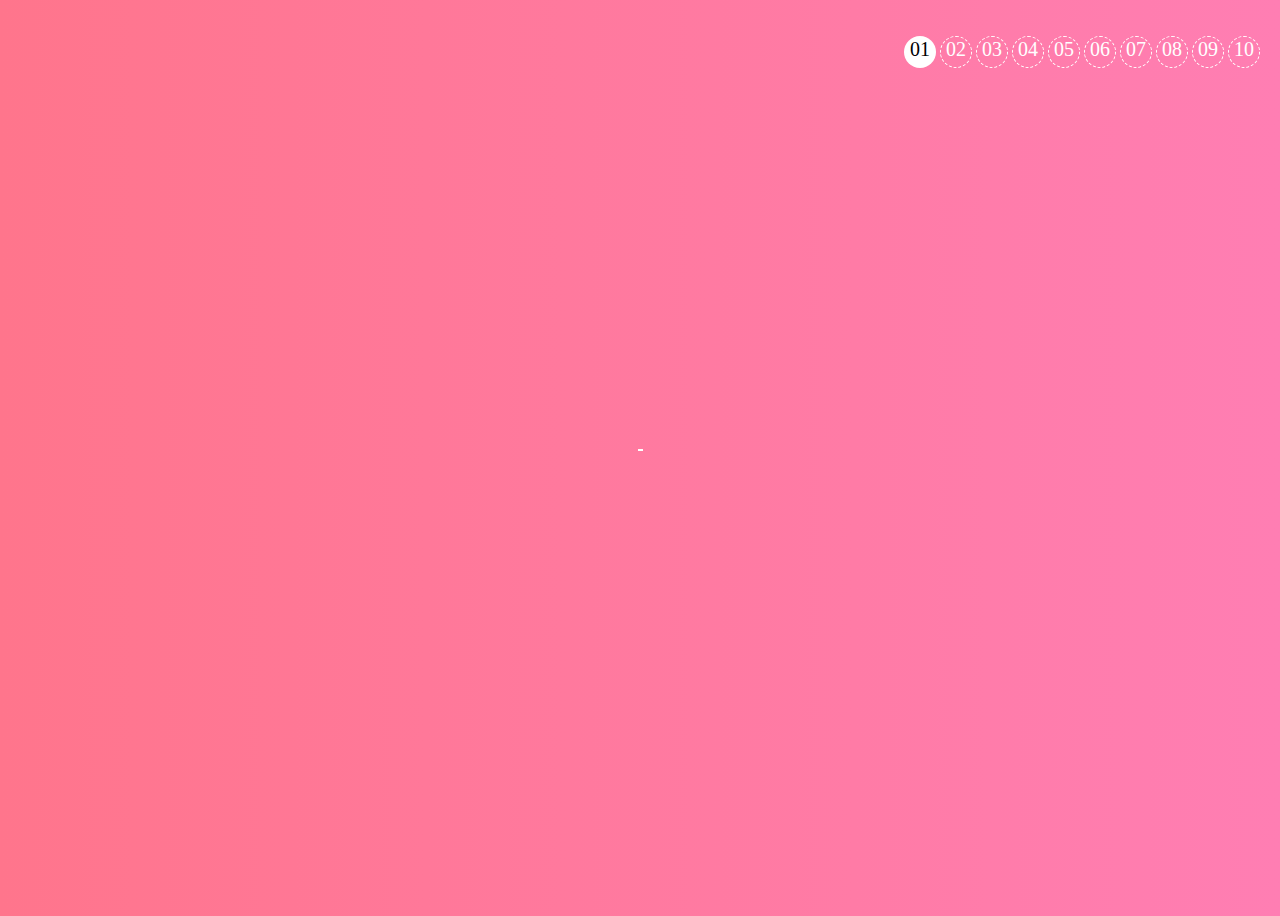
<file: index.html>
<!DOCTYPE html>
<html lang="en">
  <head>
    <meta charset="UTF-8" />
    <meta http-equiv="refresh" content="0;url=CSSanime01.html" />
    <title>Redirecting to 1.html</title>
  </head>
  <body>
    If you are not redirected, <a href="CSSanime01.html">click here</a>.
  </body>
</html>
</file>
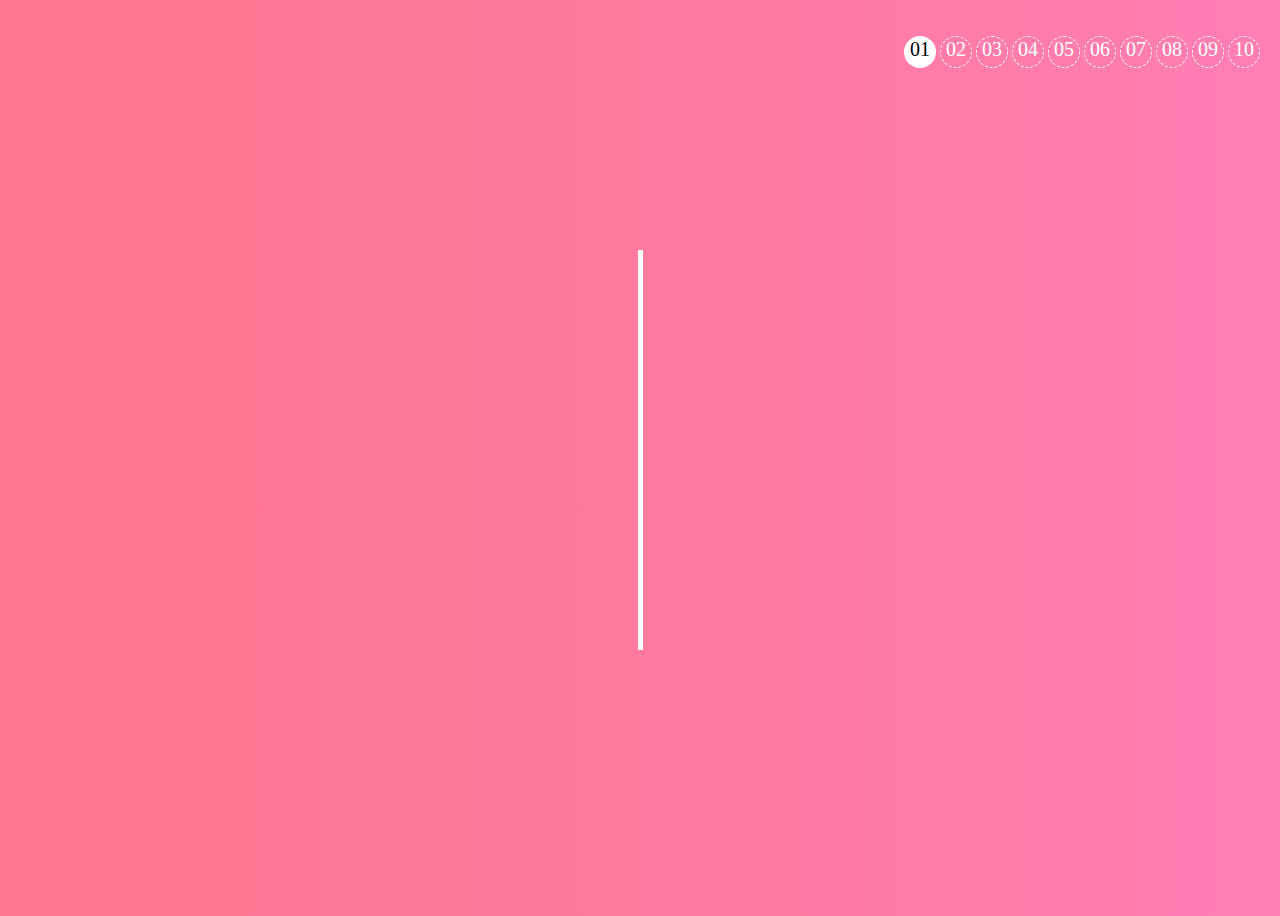
<file: CSSanime01.html>
<!DOCTYPE html>
<html lang="ko">
    <head>
        <meta charset="UTF-8" />
        <meta http-equiv="X-UA-Compatible" content="IE=edge" />
        <meta name="viewport" content="width=device-width, initial-scale=1.0" />
        <title>CSS animation 01</title>

        <!-- CSS -->
        <link rel="stylesheet" href="css/info.css" />
        <link rel="stylesheet" href="css/anime01.css" />
        <!-- //CSS -->
    </head>
    <body>
        <!-- info -->
        <div class="info right">
            <ul>
                <li class="active"><a href="CSSanime01.html">01</a></li>
                <li><a href="CSSanime02.html">02</a></li>
                <li><a href="CSSanime03.html">03</a></li>
                <li><a href="CSSanime04.html">04</a></li>
                <li><a href="CSSanime05.html">05</a></li>
                <li><a href="CSSanime06.html">06</a></li>
                <li><a href="CSSanime07.html">07</a></li>
                <li><a href="CSSanime08.html">08</a></li>
                <li><a href="CSSanime09.html">09</a></li>
                <li><a href="CSSanime10.html">10</a></li>
            </ul>
        </div>
        <!-- //info -->

        <!-- main -->
        <div class="bar"></div>
        <!-- //main -->
    </body>
</html>
</file>
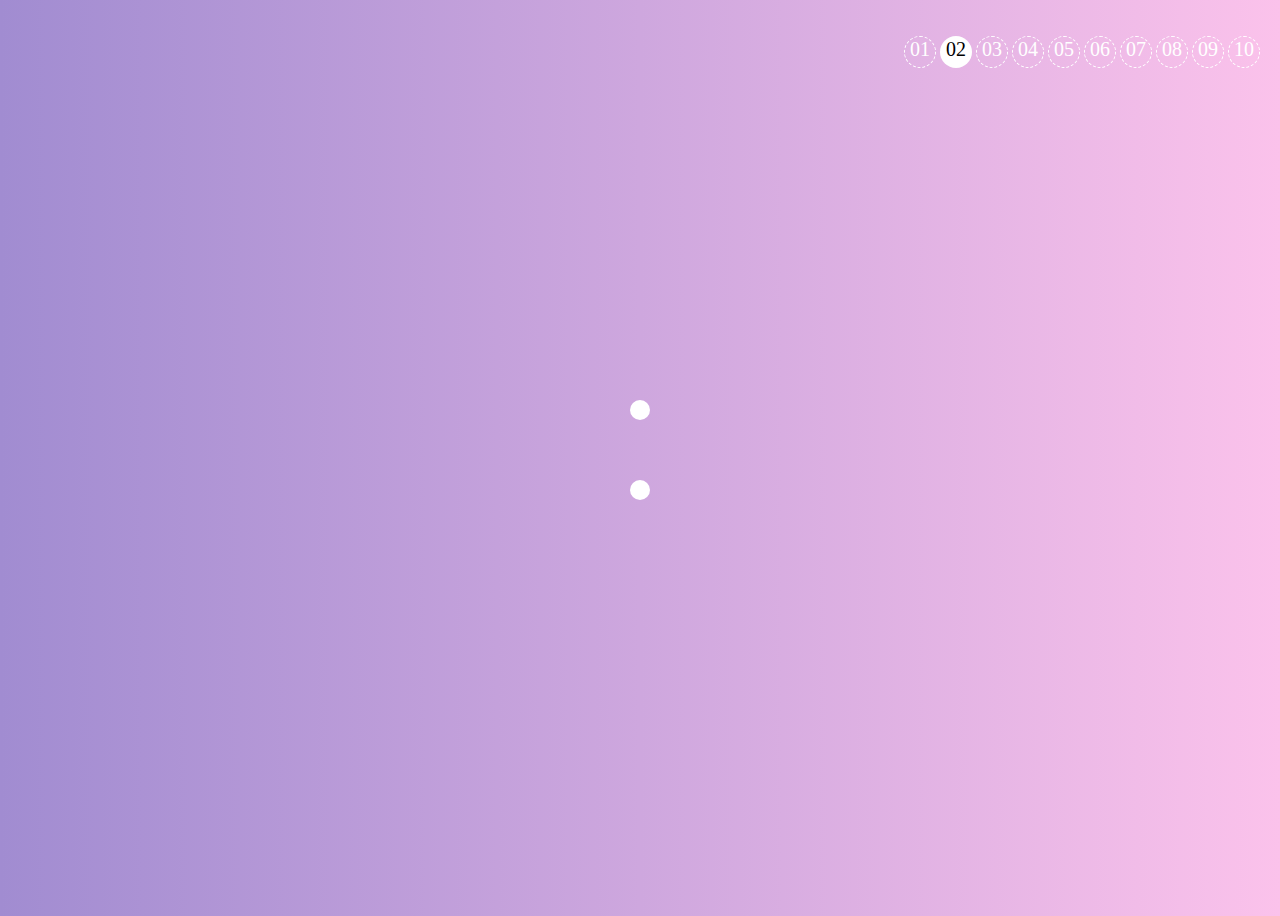
<file: CSSanime02.html>
<!DOCTYPE html>
<html lang="ko">
    <head>
        <meta charset="UTF-8" />
        <meta http-equiv="X-UA-Compatible" content="IE=edge" />
        <meta name="viewport" content="width=device-width, initial-scale=1.0" />
        <title>CSS animation 02</title>

        <!-- CSS -->
        <link rel="stylesheet" href="css/info.css" />
        <link rel="stylesheet" href="css/anime02.css" />
        <!-- //CSS -->
    </head>
    <body>
        <!-- info -->
        <div class="info right">
            <ul>
                <li><a href="CSSanime01.html">01</a></li>
                <li class="active"><a href="CSSanime02.html">02</a></li>
                <li><a href="CSSanime03.html">03</a></li>
                <li><a href="CSSanime04.html">04</a></li>
                <li><a href="CSSanime05.html">05</a></li>
                <li><a href="CSSanime06.html">06</a></li>
                <li><a href="CSSanime07.html">07</a></li>
                <li><a href="CSSanime08.html">08</a></li>
                <li><a href="CSSanime09.html">09</a></li>
                <li><a href="CSSanime10.html">10</a></li>
            </ul>
        </div>
        <!-- //info -->

        <!-- main -->
        <div class="loading">
            <div class="circle1"></div>
            <div class="circle2"></div>
        </div>
        <!-- //main -->
    </body>
</html>
</file>
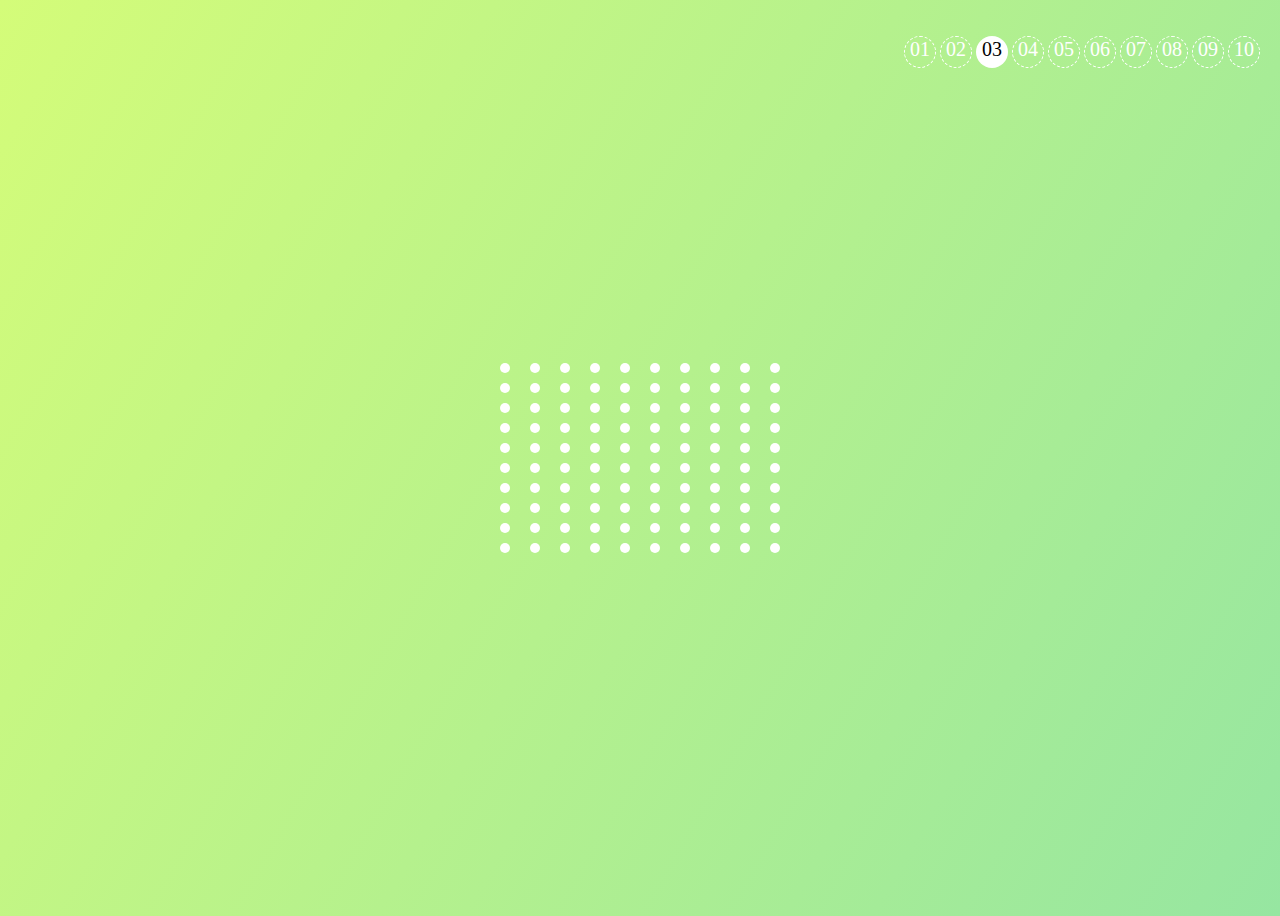
<file: CSSanime03.html>
<!DOCTYPE html>
<html lang="ko">
    <head>
        <meta charset="UTF-8" />
        <meta http-equiv="X-UA-Compatible" content="IE=edge" />
        <meta name="viewport" content="width=device-width, initial-scale=1.0" />
        <title>CSS animation 03</title>

        <!-- CSS -->
        <link rel="stylesheet" href="css/info.css" />
        <link rel="stylesheet" href="css/anime03.css" />
        <!-- //CSS -->
    </head>
    <body>
        <!-- info -->
        <div class="info right">
            <ul>
                <li><a href="CSSanime01.html">01</a></li>
                <li><a href="CSSanime02.html">02</a></li>
                <li class="active"><a href="CSSanime03.html">03</a></li>
                <li><a href="CSSanime04.html">04</a></li>
                <li><a href="CSSanime05.html">05</a></li>
                <li><a href="CSSanime06.html">06</a></li>
                <li><a href="CSSanime07.html">07</a></li>
                <li><a href="CSSanime08.html">08</a></li>
                <li><a href="CSSanime09.html">09</a></li>
                <li><a href="CSSanime10.html">10</a></li>
            </ul>
        </div>
        <!-- //info -->

        <!-- main -->
        <div class="circles">
            <div class="row">
                <div class="circle"></div>
                <div class="circle"></div>
                <div class="circle"></div>
                <div class="circle"></div>
                <div class="circle"></div>
                <div class="circle"></div>
                <div class="circle"></div>
                <div class="circle"></div>
                <div class="circle"></div>
                <div class="circle"></div>
            </div>
            <div class="row">
                <div class="circle"></div>
                <div class="circle"></div>
                <div class="circle"></div>
                <div class="circle"></div>
                <div class="circle"></div>
                <div class="circle"></div>
                <div class="circle"></div>
                <div class="circle"></div>
                <div class="circle"></div>
                <div class="circle"></div>
            </div>
            <div class="row">
                <div class="circle"></div>
                <div class="circle"></div>
                <div class="circle"></div>
                <div class="circle"></div>
                <div class="circle"></div>
                <div class="circle"></div>
                <div class="circle"></div>
                <div class="circle"></div>
                <div class="circle"></div>
                <div class="circle"></div>
            </div>
            <div class="row">
                <div class="circle"></div>
                <div class="circle"></div>
                <div class="circle"></div>
                <div class="circle"></div>
                <div class="circle"></div>
                <div class="circle"></div>
                <div class="circle"></div>
                <div class="circle"></div>
                <div class="circle"></div>
                <div class="circle"></div>
            </div>
            <div class="row">
                <div class="circle"></div>
                <div class="circle"></div>
                <div class="circle"></div>
                <div class="circle"></div>
                <div class="circle"></div>
                <div class="circle"></div>
                <div class="circle"></div>
                <div class="circle"></div>
                <div class="circle"></div>
                <div class="circle"></div>
            </div>
            <div class="row">
                <div class="circle"></div>
                <div class="circle"></div>
                <div class="circle"></div>
                <div class="circle"></div>
                <div class="circle"></div>
                <div class="circle"></div>
                <div class="circle"></div>
                <div class="circle"></div>
                <div class="circle"></div>
                <div class="circle"></div>
            </div>
            <div class="row">
                <div class="circle"></div>
                <div class="circle"></div>
                <div class="circle"></div>
                <div class="circle"></div>
                <div class="circle"></div>
                <div class="circle"></div>
                <div class="circle"></div>
                <div class="circle"></div>
                <div class="circle"></div>
                <div class="circle"></div>
            </div>
            <div class="row">
                <div class="circle"></div>
                <div class="circle"></div>
                <div class="circle"></div>
                <div class="circle"></div>
                <div class="circle"></div>
                <div class="circle"></div>
                <div class="circle"></div>
                <div class="circle"></div>
                <div class="circle"></div>
                <div class="circle"></div>
            </div>
            <div class="row">
                <div class="circle"></div>
                <div class="circle"></div>
                <div class="circle"></div>
                <div class="circle"></div>
                <div class="circle"></div>
                <div class="circle"></div>
                <div class="circle"></div>
                <div class="circle"></div>
                <div class="circle"></div>
                <div class="circle"></div>
            </div>
            <div class="row">
                <div class="circle"></div>
                <div class="circle"></div>
                <div class="circle"></div>
                <div class="circle"></div>
                <div class="circle"></div>
                <div class="circle"></div>
                <div class="circle"></div>
                <div class="circle"></div>
                <div class="circle"></div>
                <div class="circle"></div>
            </div>
        </div>
        <!-- //main -->
    </body>
</html>
</file>
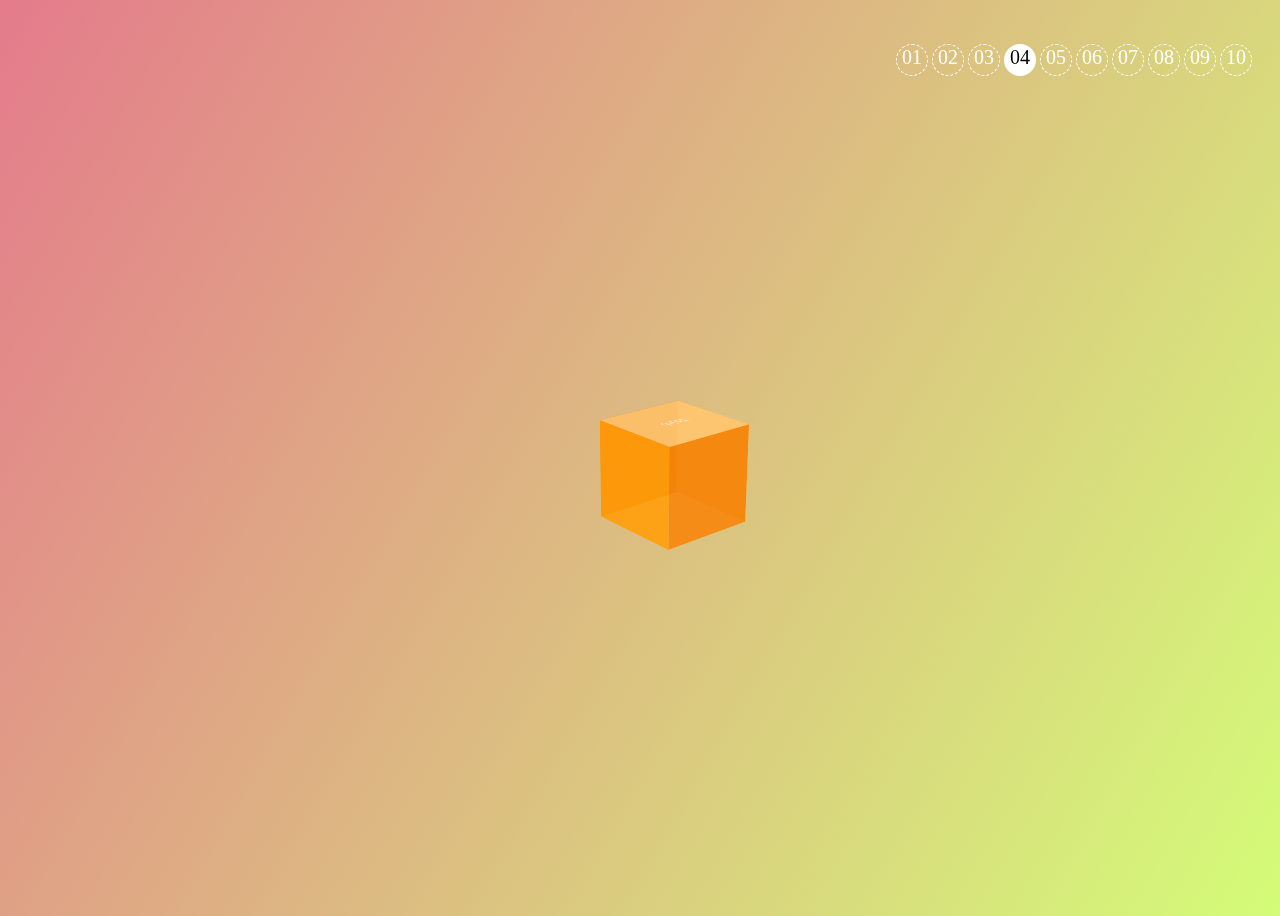
<file: CSSanime04.html>
<!DOCTYPE html>
<html lang="ko">
    <head>
        <meta charset="UTF-8" />
        <meta http-equiv="X-UA-Compatible" content="IE=edge" />
        <meta name="viewport" content="width=device-width, initial-scale=1.0" />
        <title>CSS animation 04</title>

        <!-- CSS -->
        <link rel="stylesheet" href="css/info.css" />
        <link rel="stylesheet" href="css/anime04.css" />
        <!-- //CSS -->
    </head>
    <body>
        <!-- info -->
        <div class="info right">
            <ul>
                <li><a href="CSSanime01.html">01</a></li>
                <li><a href="CSSanime02.html">02</a></li>
                <li><a href="CSSanime03.html">03</a></li>
                <li class="active"><a href="CSSanime04.html">04</a></li>
                <li><a href="CSSanime05.html">05</a></li>
                <li><a href="CSSanime06.html">06</a></li>
                <li><a href="CSSanime07.html">07</a></li>
                <li><a href="CSSanime08.html">08</a></li>
                <li><a href="CSSanime09.html">09</a></li>
                <li><a href="CSSanime10.html">10</a></li>
            </ul>
        </div>
        <!-- //info -->

        <!-- main -->
        <div class="cube">
            <div>Web</div>
            <div></div>
            <div></div>
            <div></div>
            <div></div>
            <div></div>
        </div>
        <!-- //main -->
    </body>
</html>
</file>
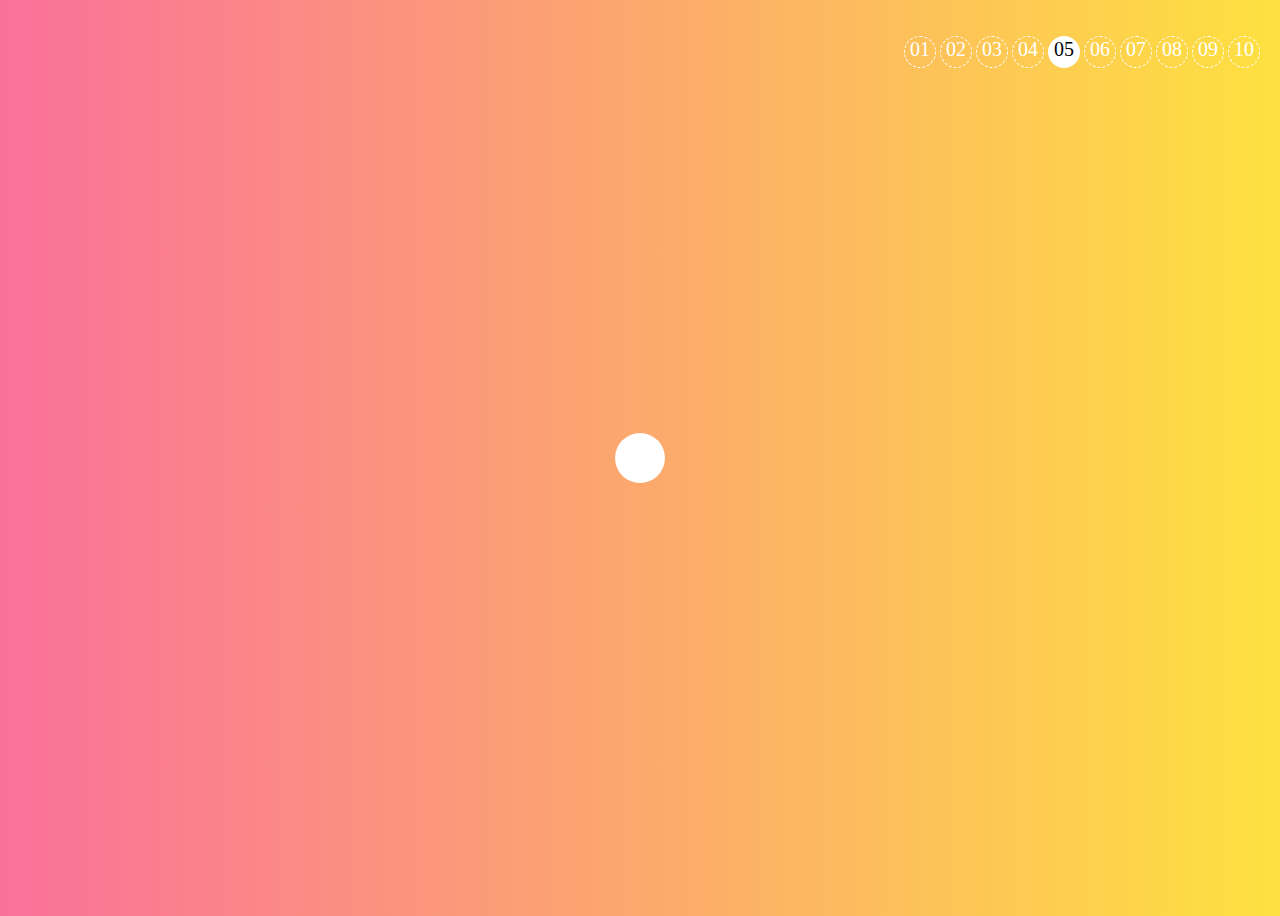
<file: CSSanime05.html>
<!DOCTYPE html>
<html lang="ko">
    <head>
        <meta charset="UTF-8" />
        <meta http-equiv="X-UA-Compatible" content="IE=edge" />
        <meta name="viewport" content="width=device-width, initial-scale=1.0" />
        <title>CSS animation 05</title>

        <!-- CSS -->
        <link rel="stylesheet" href="css/info.css" />
        <link rel="stylesheet" href="css/anime05.css" />
        <!-- //CSS -->
    </head>
    <body>
        <!-- info -->
        <div class="info right">
            <ul>
                <li><a href="CSSanime01.html">01</a></li>
                <li><a href="CSSanime02.html">02</a></li>
                <li><a href="CSSanime03.html">03</a></li>
                <li><a href="CSSanime04.html">04</a></li>
                <li class="active"><a href="CSSanime05.html">05</a></li>
                <li><a href="CSSanime06.html">06</a></li>
                <li><a href="CSSanime07.html">07</a></li>
                <li><a href="CSSanime08.html">08</a></li>
                <li><a href="CSSanime09.html">09</a></li>
                <li><a href="CSSanime10.html">10</a></li>
            </ul>
        </div>
        <!-- //info -->

        <!-- main -->
        <div class="circle">
            <div></div>
        </div>
        <div class="circle">
            <div></div>
        </div>
        <div class="circle">
            <div></div>
        </div>
        <div class="circle">
            <div></div>
        </div>
        <div class="circle">
            <div></div>
        </div>
        <!-- //main -->
    </body>
</html>
</file>
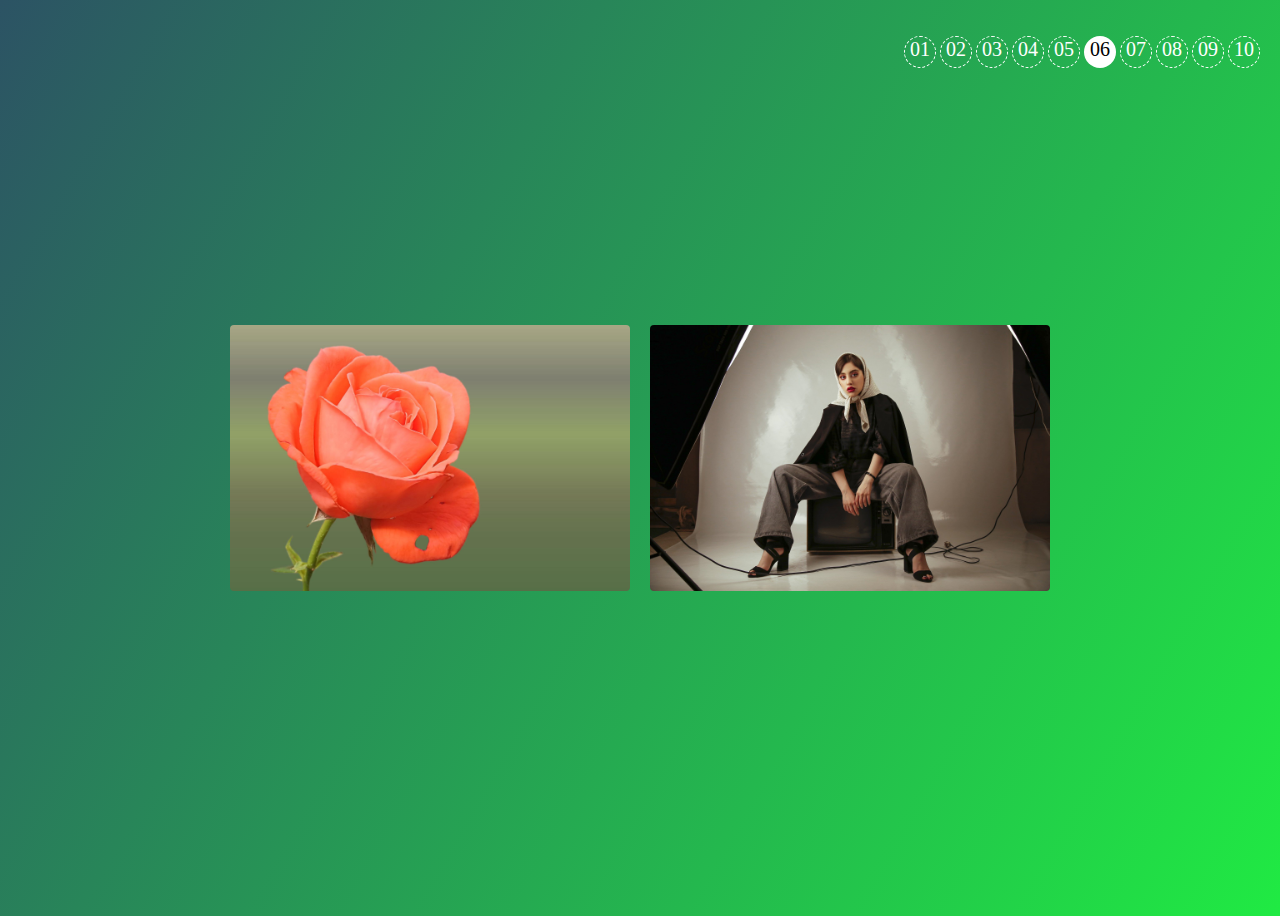
<file: CSSanime06.html>
<!DOCTYPE html>
<html lang="ko">
    <head>
        <meta charset="UTF-8" />
        <meta http-equiv="X-UA-Compatible" content="IE=edge" />
        <meta name="viewport" content="width=device-width, initial-scale=1.0" />
        <title>CSS animation 06</title>

        <!-- CSS -->
        <link rel="stylesheet" href="css/info.css" />
        <link
            href="https://fonts.googleapis.com/css?family=Jua&display=swap"
            rel="stylesheet"
        />
        <link rel="stylesheet" href="css/anime06.css" />
        <!-- //CSS -->
    </head>
    <body>
        <!-- info -->
        <div class="info right">
            <ul>
                <li><a href="CSSanime01.html">01</a></li>
                <li><a href="CSSanime02.html">02</a></li>
                <li><a href="CSSanime03.html">03</a></li>
                <li><a href="CSSanime04.html">04</a></li>
                <li><a href="CSSanime05.html">05</a></li>
                <li class="active"><a href="CSSanime06.html">06</a></li>
                <li><a href="CSSanime07.html">07</a></li>
                <li><a href="CSSanime08.html">08</a></li>
                <li><a href="CSSanime09.html">09</a></li>
                <li><a href="CSSanime10.html">10</a></li>
            </ul>
        </div>
        <!-- //info -->

        <!-- main -->
        <div class="hover_wrap">
            <figure class="hover1">
                <img src="img/001.jpg" alt="" />
                <figcaption>
                    <h3>Mouse Hover</h3>
                    <p>마우스 오버 효과입니다.</p>
                </figcaption>
            </figure>
            <figure class="hover2">
                <img src="img/002.jpg" alt="" />
                <figcaption>
                    <h3>Mouse Hover</h3>
                    <p>마우스 오버 효과입니다.</p>
                </figcaption>
            </figure>
        </div>
        <!-- //main -->
    </body>
</html>
</file>
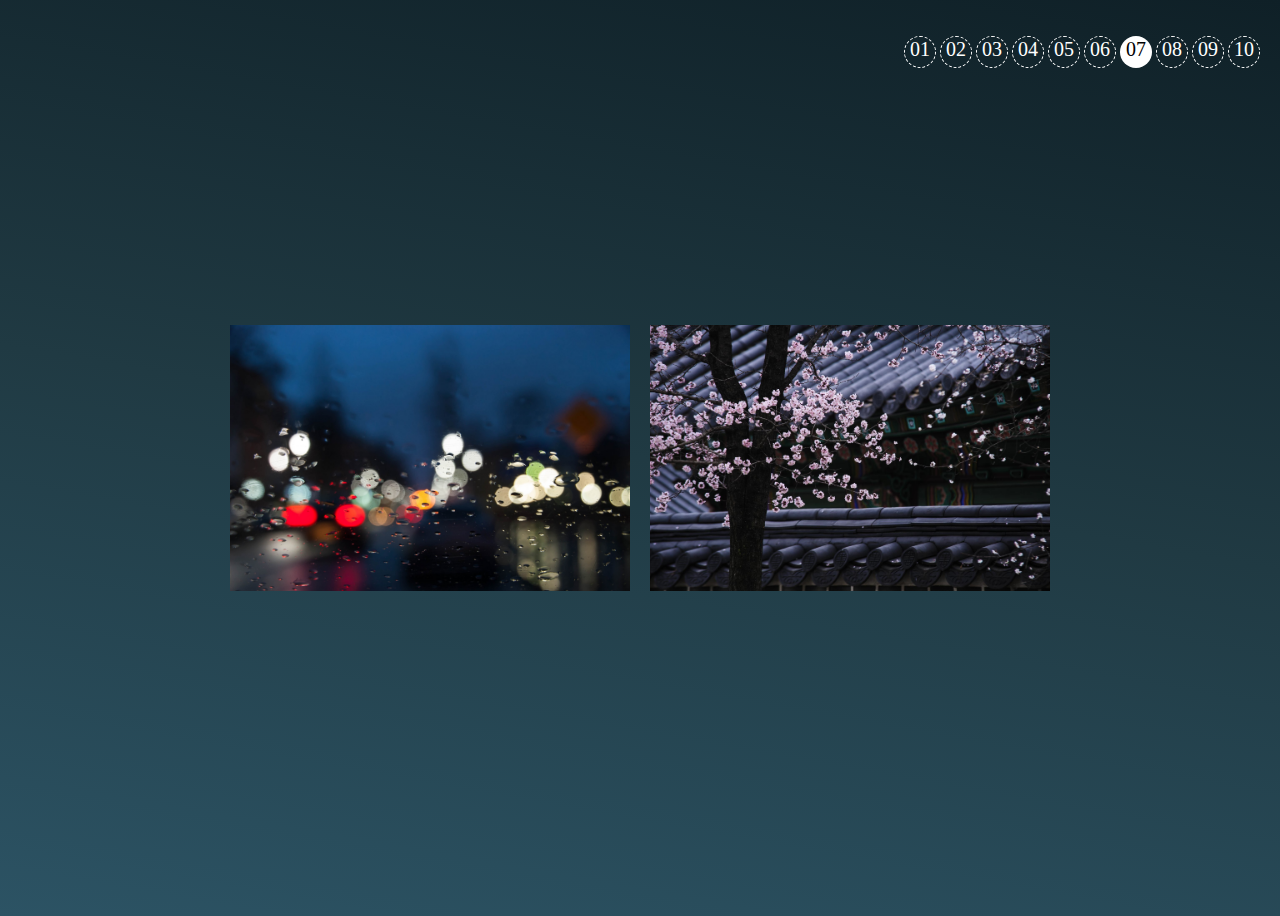
<file: CSSanime07.html>
<!DOCTYPE html>
<html lang="ko">
    <head>
        <meta charset="UTF-8" />
        <meta http-equiv="X-UA-Compatible" content="IE=edge" />
        <meta name="viewport" content="width=device-width, initial-scale=1.0" />
        <title>CSS animation 07</title>

        <!-- CSS -->
        <link rel="stylesheet" href="css/info.css" />
        <link
            href="https://fonts.googleapis.com/css?family=Jua&display=swap"
            rel="stylesheet"
        />
        <link rel="stylesheet" href="css/anime07.css" />
        <!-- //CSS -->
    </head>
    <body>
        <!-- info -->
        <div class="info right">
            <ul>
                <li><a href="CSSanime01.html">01</a></li>
                <li><a href="CSSanime02.html">02</a></li>
                <li><a href="CSSanime03.html">03</a></li>
                <li><a href="CSSanime04.html">04</a></li>
                <li><a href="CSSanime05.html">05</a></li>
                <li><a href="CSSanime06.html">06</a></li>
                <li class="active"><a href="CSSanime07.html">07</a></li>
                <li><a href="CSSanime08.html">08</a></li>
                <li><a href="CSSanime09.html">09</a></li>
                <li><a href="CSSanime10.html">10</a></li>
            </ul>
        </div>
        <!-- //info -->

        <!-- main -->
        <div class="hover_wrap">
            <figure class="hover3">
                <img src="img/003.jpg" alt="" />
            </figure>
            <figure class="hover4">
                <img src="img/004.jpg" alt="" />
            </figure>
        </div>
        <!-- //main -->
    </body>
</html>
</file>
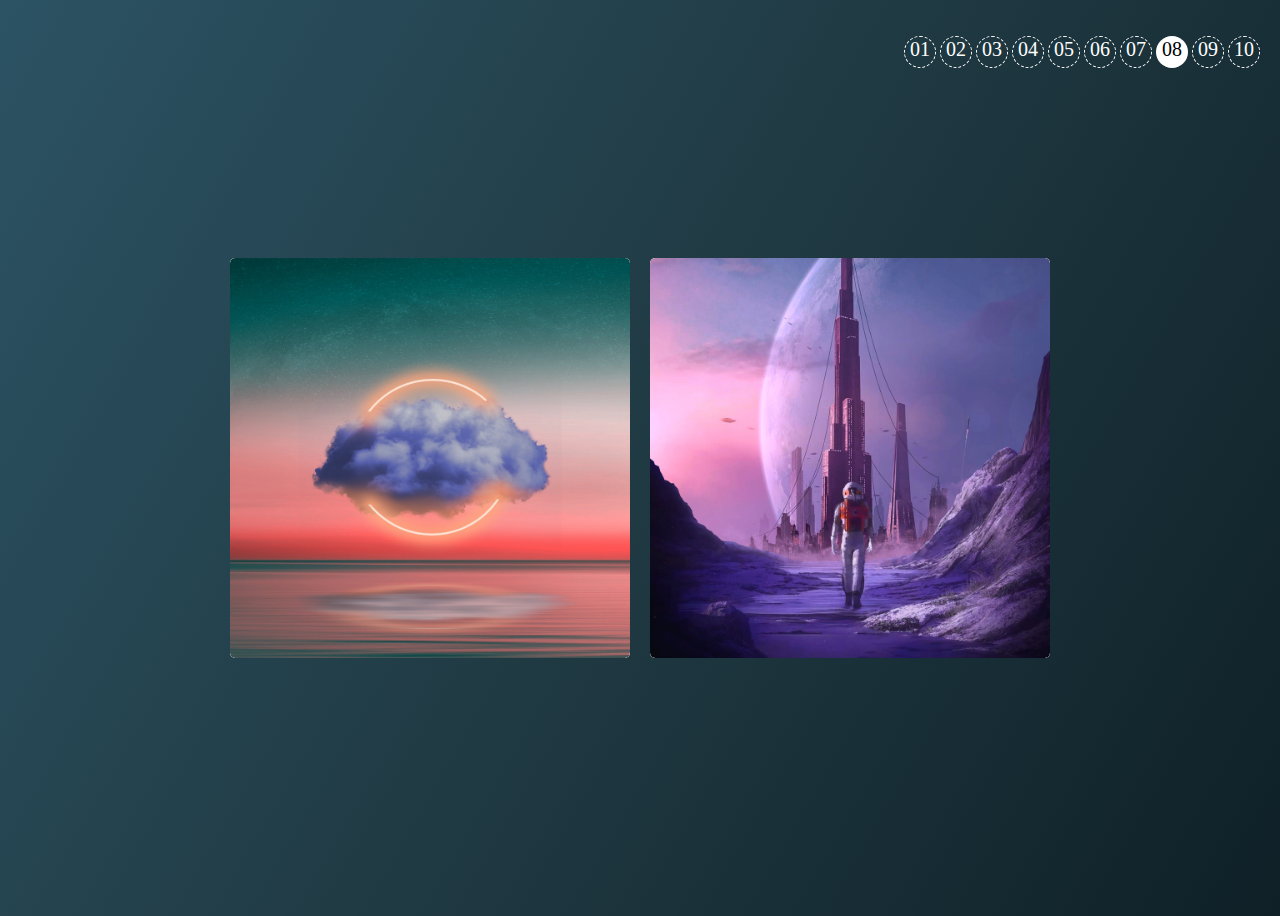
<file: CSSanime08.html>
<!DOCTYPE html>
<html lang="ko">
    <head>
        <meta charset="UTF-8" />
        <meta http-equiv="X-UA-Compatible" content="IE=edge" />
        <meta name="viewport" content="width=device-width, initial-scale=1.0" />
        <title>CSS animation 08</title>

        <!-- CSS -->
        <link rel="stylesheet" href="css/info.css" />
        <link
            href="https://fonts.googleapis.com/css?family=Jua&display=swap"
            rel="stylesheet"
        />
        <link rel="stylesheet" href="css/anime08.css" />
        <!-- //CSS -->
    </head>
    <body>
        <!-- info -->
        <div class="info right">
            <ul>
                <li><a href="CSSanime01.html">01</a></li>
                <li><a href="CSSanime02.html">02</a></li>
                <li><a href="CSSanime03.html">03</a></li>
                <li><a href="CSSanime04.html">04</a></li>
                <li><a href="CSSanime05.html">05</a></li>
                <li><a href="CSSanime06.html">06</a></li>
                <li><a href="CSSanime07.html">07</a></li>
                <li class="active"><a href="CSSanime08.html">08</a></li>
                <li><a href="CSSanime09.html">09</a></li>
                <li><a href="CSSanime10.html">10</a></li>
            </ul>
        </div>
        <!-- //info -->

        <!-- main -->
        <div class="hover_wrap">
            <figure class="hover5">
                <img src="img/005.jpg" alt="" />
                <figcaption><strong>mouse hover</strong></figcaption>
            </figure>
            <figure class="hover6">
                <img src="img/006.jpg" alt="" />
                <figcaption><strong>mouse hover</strong></figcaption>
            </figure>
        </div>
        <!-- //main -->
    </body>
</html>
</file>
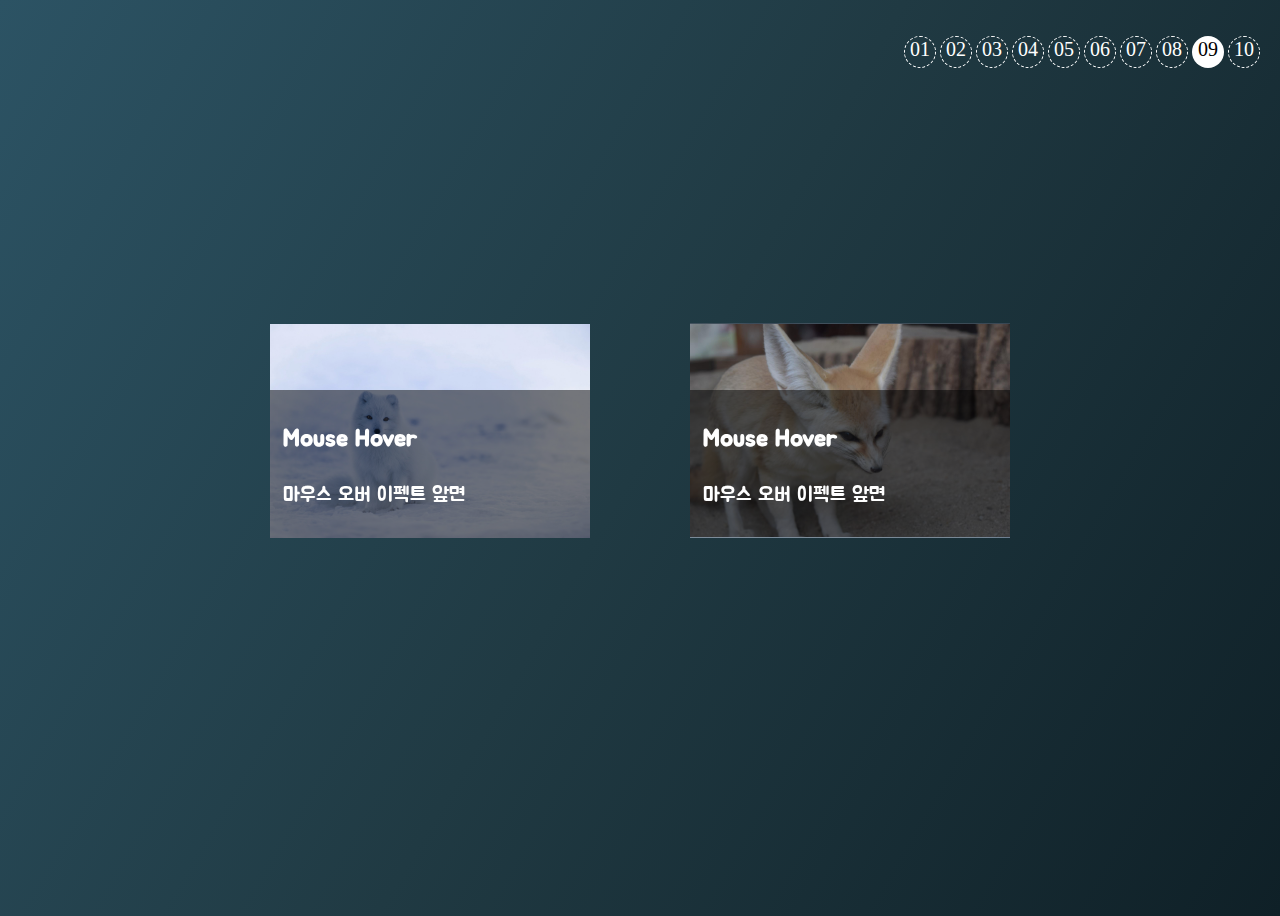
<file: CSSanime09.html>
<!DOCTYPE html>
<html lang="ko">
    <head>
        <meta charset="UTF-8" />
        <meta http-equiv="X-UA-Compatible" content="IE=edge" />
        <meta name="viewport" content="width=device-width, initial-scale=1.0" />
        <title>CSS animation 09</title>

        <!-- CSS -->
        <link rel="stylesheet" href="css/info.css" />
        <link
            href="https://fonts.googleapis.com/css?family=Jua&display=swap"
            rel="stylesheet"
        />
        <link rel="stylesheet" href="css/anime09.css" />
        <!-- //CSS -->
    </head>
    <body>
        <!-- info -->
        <div class="info right">
            <ul>
                <li><a href="CSSanime01.html">01</a></li>
                <li><a href="CSSanime02.html">02</a></li>
                <li><a href="CSSanime03.html">03</a></li>
                <li><a href="CSSanime04.html">04</a></li>
                <li><a href="CSSanime05.html">05</a></li>
                <li><a href="CSSanime06.html">06</a></li>
                <li><a href="CSSanime07.html">07</a></li>
                <li><a href="CSSanime08.html">08</a></li>
                <li class="active"><a href="CSSanime09.html">09</a></li>
                <li><a href="CSSanime10.html">10</a></li>
            </ul>
        </div>
        <!-- //info -->

        <!-- main -->
        <div class="hover_wrap">
            <div class="effect hover7">
                <figure class="front">
                    <img src="img/007.jpg" alt="" />
                    <figcaption>
                        <h3>Mouse Hover</h3>
                        <p>마우스 오버 이펙트 앞면</p>
                    </figcaption>
                </figure>
                <figure class="back">
                    <img src="img/008.jpg" alt="" />
                    <figcaption>
                        <h3>Mouse Hover</h3>
                        <p>마우스 오버 이펙트 뒷면</p>
                    </figcaption>
                </figure>
            </div>
            <div class="effect hover8">
                <figure class="front">
                    <img src="img/008.jpg" alt="" />
                    <figcaption>
                        <h3>Mouse Hover</h3>
                        <p>마우스 오버 이펙트 앞면</p>
                    </figcaption>
                </figure>
                <figure class="back">
                    <img src="img/007.jpg" alt="" />
                    <figcaption>
                        <h3>Mouse Hover</h3>
                        <p>마우스 오버 이펙트 뒷면</p>
                    </figcaption>
                </figure>
            </div>
        </div>
        <!-- //main -->
    </body>
</html>
</file>
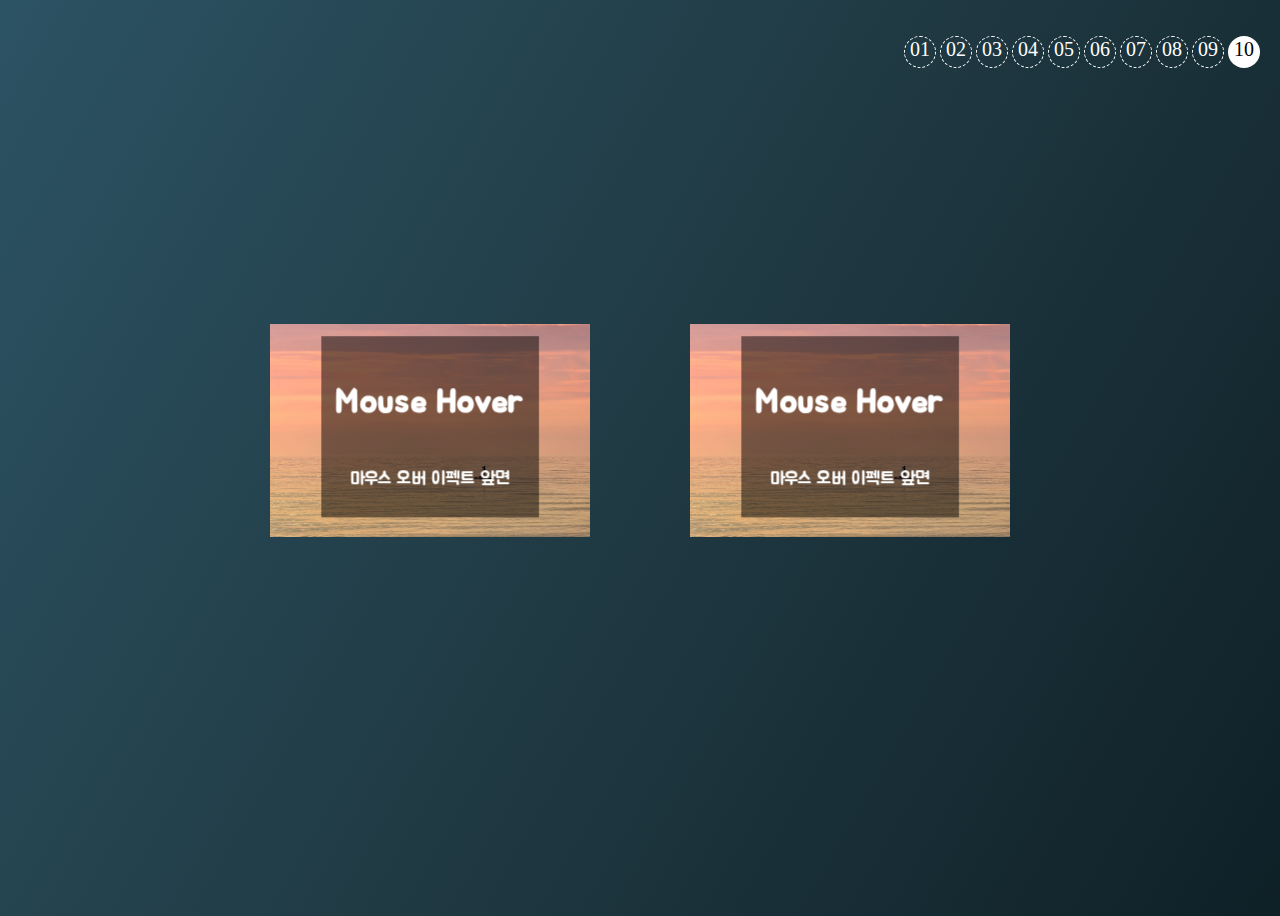
<file: CSSanime10.html>
<!DOCTYPE html>
<html lang="ko">
    <head>
        <meta charset="UTF-8" />
        <meta http-equiv="X-UA-Compatible" content="IE=edge" />
        <meta name="viewport" content="width=device-width, initial-scale=1.0" />
        <title>CSS animation 10</title>

        <!-- CSS -->
        <link rel="stylesheet" href="css/info.css" />
        <link
            href="https://fonts.googleapis.com/css?family=Jua&display=swap"
            rel="stylesheet"
        />
        <link rel="stylesheet" href="css/anime10.css" />
        <!-- //CSS -->
    </head>
    <body>
        <!-- info -->
        <div class="info right">
            <ul>
                <li><a href="CSSanime01.html">01</a></li>
                <li><a href="CSSanime02.html">02</a></li>
                <li><a href="CSSanime03.html">03</a></li>
                <li><a href="CSSanime04.html">04</a></li>
                <li><a href="CSSanime05.html">05</a></li>
                <li><a href="CSSanime06.html">06</a></li>
                <li><a href="CSSanime07.html">07</a></li>
                <li><a href="CSSanime08.html">08</a></li>
                <li><a href="CSSanime09.html">09</a></li>
                <li class="active"><a href="CSSanime10.html">10</a></li>
            </ul>
        </div>
        <!-- //info -->

        <!-- main -->
        <div class="hover_wrap">
            <div class="effect hover9">
                <figure class="front">
                    <img src="img/009.jpg" alt="" />
                    <figcaption>
                        <h3>Mouse Hover</h3>
                        <p>마우스 오버 이펙트 앞면</p>
                    </figcaption>
                </figure>
                <figure class="back">
                    <img src="img/010.jpg" alt="" />
                    <figcaption>
                        <h3>Mouse Hover</h3>
                        <p>마우스 오버 이펙트 뒷면</p>
                    </figcaption>
                </figure>
            </div>
            <div class="effect hover10">
                <figure class="front">
                    <img src="img/009.jpg" alt="" />
                    <figcaption>
                        <h3>Mouse Hover</h3>
                        <p>마우스 오버 이펙트 앞면</p>
                    </figcaption>
                </figure>
                <figure class="back">
                    <img src="img/011.jpg" alt="" />
                    <figcaption>
                        <h3>Mouse Hover</h3>
                        <p>마우스 오버 이펙트 뒷면</p>
                    </figcaption>
                </figure>
            </div>
        </div>
        <!-- //main -->
    </body>
</html>
</file>
<file: css/info.css>
/* info */
.info {
    color: #fff;
    font-family: "NEXONLv1Gothic";
    padding: 20px;
    position: absolute;
    left: 0;
    top: 0;
}
.info.right {
    left: auto;
    right: 0px;
    top: 0px;
}
.info li {
    list-style: none;
    display: inline;
}
.info li a {
    display: inline-block;
    text-decoration: none;
    color: #fff;
    border: 1px dashed #fff;
    border-radius: 50%;
    width: 30px;
    height: 30px;
    line-height: 25px;
    text-align: center;
    font-size: 20px;
    margin-bottom: 5px;
}
.info li.active a {
    background: #fff;
    color: #000;
}
</file>
<file: css/anime01.css>
body {
    height: 100vh;
    background-image: linear-gradient(to right, #ff758c 0%, #ff7eb3 100%);
}
.bar {
    width: 5px;
    height: 400px;
    background: #fff;
    position:absolute;
    left: 0; top: 0; right: 0; bottom: 0;
    margin: auto;
    /*   animation-name: bar;
    animation-duration: 2s;
    animation-timing-function: ease-in-out;
    animation-iteration-count: 100; */
    animation: bar 2s ease-in-out 100;
}
@keyframes bar {
    0% {transform: rotate(0); height: 0;}
    25% {transform: rotate(0); height: 400;}
    50% {transform: rotate(180deg); height: 400px;}
    100% {transform: rotate(180deg); height: 0;}
}
</file>
<file: css/anime02.css>
body {
    height: 100vh;
    background-image: linear-gradient(to right, #a18cd1 0%, #fbc2eb 100%)
}
.loading {
    width: 20px; height: 100px;
    /* background: #fff; 투명이 기본값 */
    position: absolute;
    left: 50%; top: 50%;
    transform: translate(-50%, -50%);
    animation: loading ease-in-out 1s 100;
}
.loading .circle1{
    width: 20px; height: 20px;
    background: #fff;
    border-radius: 50%;
}
.loading .circle2{
    width: 20px; height: 20px;
    background: #fff;
    border-radius: 50%;
    margin-top: 60px;
}
@keyframes loading{
    0%   {transform: rotate(0deg)}
    100% {transform: rotate(360deg)}
}
</file>
<file: css/anime03.css>
body {
    height: 100vh;
    background-image: linear-gradient(120deg, #d4fc79 0%, #96e6a1 100%);
    display: flex; /*포지션으로 가운데하면 영역이 사라져서 색이 안들어감.*/
    align-items: center;  /* 위아래 가운데 */
    justify-content: center; /*양쪽 가운데*/
}
.circle {
    width: 10px; height: 10px;
    background: #fff;
    margin: 5px 10px;
    border-radius: 50%;
    transform-origin: top center;
    animation: spin 1s linear infinite;
}
@keyframes spin{
    0%  {transform: rotate(0) scale(1.1);}
    50% {transform: rotate(180deg) scale(0.8);}
    100%{transform: rotate(360deg) scale(1.1);}
}

.row {
    display: flex;
    flex: 0 1 100%;
}
.row:nth-child(1) .circle {animation-delay: 100ms;}
.row:nth-child(2) .circle {animation-delay: 200ms;}
.row:nth-child(3) .circle {animation-delay: 300ms;}
.row:nth-child(4) .circle {animation-delay: 400ms;}
.row:nth-child(5) .circle {animation-delay: 500ms;}
.row:nth-child(6) .circle {animation-delay: 600ms;}
.row:nth-child(7) .circle {animation-delay: 700ms;}
.row:nth-child(8) .circle {animation-delay: 800ms;}
.row:nth-child(9) .circle {animation-delay: 900ms;}
.row:nth-child(10) .circle {animation-delay: 1000ms;}
.row:nth-child(11) .circle {animation-delay: 1100ms;}
.row:nth-child(12) .circle {animation-delay: 1200ms;}
</file>
<file: css/anime04.css>
body {
    background-image: linear-gradient(120deg, #e47b8b 0%, #d4fc78 100%);
    perspective: 1000px; /*원근점(z축)*/
    height: 100vh;
    display: flex;
    align-items: center;
    justify-content: center;
}
.cube{
    position: relative;
    width: 100px; height: 100px;
/*   background: #000; */
    transform-style: preserve-3d;
    transform: rotateX(-20deg) rotateY(-140deg);
    animation: rotate 8s linear infinite;
}
.cube div{
    display: flex;
    align-items: center;
    justify-content: center;
    /*  가운데로 오게 하는 3줄  */
    position: absolute;
    top: 0; left: 0; width: 100px; height: 100px;
    opacity: 0.75;
    color: #fff;
}
.cube div:nth-child(1){
    background: #ffcc80;
    transform-origin: center top;
    transform: rotateX(90deg) translateY(-100px);
    animation: top 2s 1s ease-in-out infinite;
}
.cube div:nth-child(2){
    background: #ffb74d;
    transform-origin: center bottom;
    transform: rotateX(-90deg) translateY(100px);
    animation: bottom 2s 1s ease-in-out infinite;
}
.cube div:nth-child(3){
    background: #ffa726;
    transform-origin: left center;
    transform: rotateY(-90deg) translateX(-100px);
    animation: left 2s 1s ease-in-out infinite;
}
.cube div:nth-child(4){
    background: #ff9800;
    transform-origin: right center;
    transform: rotateY(90deg) translateX(100px);
    animation: right 2s 1s ease-in-out infinite;
}
.cube div:nth-child(5){
    background: #fb8c00;
    transform-origin: center center;
    transform: rotateX(0deg) translateX(0px);
    animation: front 2s 1s ease-in-out infinite;
}
.cube div:nth-child(6){
    background: #f57c00;
    transform-origin: center center;
    transform: rotateY(180deg) translateZ(100px);
    animation: back 2s 1s ease-in-out infinite;
}
@keyframes rotate{
    0%  {transform: rotatex(0) rotatey(0) rotatez(0) translatez(0);}
    100% {transform: rotatex(360deg) rotatey(360deg) rotatez(360deg) translatez(0);}
}
@keyframes top {
    0%  {transform: rotatex(90deg) translatey(-100px) translatez(0);}
    50% {transform: rotatex(90deg) translatey(-100px) translatez(100px);}
    100%{transform: rotatex(90deg) translatey(-100px) translatez(0);}
}
@keyframes bottom {
    0%  {transform: rotatex(-90deg) translatey(100px) translatez(0);}
    50% {transform: rotatex(-90deg) translatey(100px) translatez(100px);}
    100%{transform: rotatex(-90deg) translatey(100px) translatez(0);}
}
@keyframes left {
    0%  {transform: rotateY(-90deg) translateX(-100px) scaley(1);}
    50% {transform: rotateY(-90deg) translateX(-100px) scaley(3);}
    100%{transform: rotateY(-90deg) translateX(-100px) scaley(1);}
}
@keyframes right {
    0%  {transform: rotateY(90deg) translateX(100px) scaley(1);}
    50% {transform: rotateY(90deg) translateX(100px) scaley(3);}
    100%{transform: rotateY(90deg) translateX(100px) scaley(1);}
}
@keyframes front {
    0%  {transform: rotateX(0deg) translateX(0px) scaley(1);}
    50% {transform: rotateX(0deg) translateX(0px) scaley(3);}
    100%{transform: rotateX(0deg) translateX(0px) scaley(1);}
}
@keyframes back {
    0%  {transform: rotateY(180deg) translateZ(100px) scaley(1);}
    50% {transform: rotateY(180deg) translateZ(100px) scaley(3);}
    100%{transform: rotateY(180deg) translateZ(100px) scaley(1);}
}
</file>
<file: css/anime05.css>
body {
    height: 100vh;
    display: flex;
    align-items: center;
    justify-content: center;
    background-image: linear-gradient(to right, #fa709a 0%, #fee140 100%);
}
.circle {
    position: absolute;
    animation: movex 1s ease-in-out alternate infinite;
}
/*alternate = normal + reverse*/
.circle > div {
    background: #fff;
    width: 50px; height: 50px;
    border-radius: 50%;
    animation: movey 1s linear infinite;
}
/*nth-child 는 type이 달라도 된다.*/
.circle:nth-of-type(2) > div {width: 40px; height: 40px; opacity: 0.8;}
.circle:nth-of-type(3) > div {width: 30px; height: 30px; opacity: 0.6;}
.circle:nth-of-type(4) > div {width: 20px; height: 20px; opacity: 0.4;}
.circle:nth-of-type(5) > div {width: 10px; height: 10px; opacity: 0.2;}

.circle:nth-of-type(2),
.circle:nth-of-type(2) > div {animation-delay: 0.1s;}
.circle:nth-of-type(3),
.circle:nth-of-type(3) > div {animation-delay: 0.2s;}
.circle:nth-of-type(4),
.circle:nth-of-type(4) > div {animation-delay: 0.3s;}
.circle:nth-of-type(5),
.circle:nth-of-type(5) > div {animation-delay: 0.4s;}

@keyframes movex {
    0%  {transform: translate(-100px, 0);}
    100%{transform: translate(100px, 0);}
    }
    
@keyframes movey {
    0% {transform: translate(0, 0);}
    25% {transform: translate(0, -100px);}
    50% {transform: translate(0, 0); border-radius: 0;}
    75% {transform: translate(0, 100px);}
    100%{transform: translate(0, 0);}
}
</file>
<file: css/anime06.css>
body {
    height: 100vh;
    background: #0f2027;
    background: linear-gradient(120deg, #2c5364, #20ea43);
    font-family: 'Jua', sans-serif;
}
.hover_wrap {
    display: flex;
    align-items: center;
    justify-content: center;
    height: 100vh;
}
.hover_wrap figure {
    position: relative;
    width: 400px; margin: 10px;
    cursor: pointer;
    overflow: hidden;
}
.hover_wrap figure img {
width: 100%; display: block;
    border-radius: 4px;
}
.hover_wrap figcaption {
    position: absolute; left: 0;bottom: 0;
    background: rgba(0, 0, 0, 0.45);
    width: 100%;
    color: #fff; padding: 20px;
    box-sizing: border-box;
    border-radius: 0 0 4px 4px;
}
.hover_wrap figcaption h3 {
    font-size: 24px; padding-bottom: 7px;
}
.hover_wrap figcaption p {
    font-size: 18px;
}

@media (max-width: 700px){
    .hover_wrap {flex-direction: column;}
}

/* hover1 effect */
.hover_wrap figure.hover1 figcaption{
    opacity: 0;
}
.hover_wrap figure.hover1:hover figcaption{
    opacity: 1;
    transition: opacity 0.5s ease-in-out;
}

/* hover2 effect */
.hover_wrap figure.hover2 figcaption{
    opacity: 0;
    transition: 
    opacity 0.5s ease-in-out, 
    bottom 0.5s ease;
    bottom: -100px;
}
.hover_wrap figure.hover2:hover figcaption{
    opacity: 1;
    bottom: 0;
}
</file>
<file: css/anime07.css>
body {
	height: 100vh;
	background: #0F2027;
	background: linear-gradient(10deg, #2C5364, #203A43, #0F2027);
	font-family: 'Jua', sans-serif;
}
.hover_wrap {
	display: flex; 
	justify-content: center; 
	align-items: center;
	height: 100vh;
}
.hover_wrap figure {
    position: relative;
    width: 400px;
    margin: 10px;
    cursor: pointer;
    background-image: linear-gradient(45deg, #874da2, #c43a30);
    overflow: hidden;
}
/*가상요소*/
.hover_wrap figure.hover3::before {content: '';
    width: 60px;
    height: 1px;
    background: #fff;
    position:absolute;
    left: 100%; top: 50%; z-index:1;
    transform: translate(-50%, -50%);
    transition: all 0.3s ease;
    opacity: 0;}
.hover_wrap figure.hover3::after {content: '';
    width: 1px;
    height: 60px;
    background: #fff;
    position:absolute;
    left: 50%; top: 0; z-index:1;
    transform: translate(-50%, -50%);
    transition: all 0.3s ease;
    opacity: 0;}
.hover_wrap figure.hover4::before {content: '';
    width: 60px;
    height: 1px;
    background: #fff;
    position:absolute;
    left: 0%; top: 50%; z-index:1;
    transform: translate(-50%, -50%);
    transition: all 0.3s ease;
    opacity: 0;}
.hover_wrap figure.hover4::after {content: '';
    width: 1px;
    height: 60px;
    background: #fff;
    position:absolute;
    left: 50%; top: 100%; z-index:1;
    transform: translate(-50%, -50%);
    transition: all 0.3s ease;
    opacity: 0;}
.hover_wrap figure img {
    width: 100%;
    display: block; /* 인라인 구조 없애서 여백 없애기 */
    /* opacity: 0.3; */
    transition: all 0.3s ease;
}

/* media query */
@media (max-width: 800px) {
    .hover_wrap {flex-direction: column;}
}

/* hover wrap */
.hover_wrap figure.hover3:hover img {opacity: 0.6;}
.hover_wrap figure.hover3:hover::before {left:50%; opacity: 1;}
.hover_wrap figure.hover3:hover::after {top:50%; opacity: 1;}
.hover_wrap figure.hover4:hover img {opacity: 0.6;}
.hover_wrap figure.hover4:hover::before {left:50%; opacity: 1;}
.hover_wrap figure.hover4:hover::after {top:50%; opacity: 1;}
</file>
<file: css/anime08.css>
body {
    height: 100vh;
    background: #0F2027;
    background: linear-gradient(120deg, #2C5364, #203A43, #0F2027);
    font-family: 'jua', sans-serif;
}
.hover_wrap {
    display: flex;
    justify-content: center;
    align-items: center;
    height: 100vh;
}
.hover_wrap figure {
    position: relative;
    width: 400px;
    margin: 10px;
    cursor: pointer;
    background: #fff;
    border-radius: 5px;
    overflow: hidden;
}
.hover_wrap figure img {
    width: 100%; display: block;
    border-radius: 5px;
    transition: all 0.3s ease;
}

.hover_wrap figure:hover img {
    opacity: 0.2;
}

.hover_wrap figcaption {
    position: absolute;
    top: 0; right: 0; left: 0; bottom: 0;
    margin: auto;
    display: flex;
    align-items: center;
    justify-content: center;
    color: #fff;
}
.hover_wrap figcaption::before {
    content:'';
    width: 150px; height: 150px;
    background: #000;
    border-radius: 50%;
    position: absolute; left: 50%; top: 50%;
    transform: translate(-50%, -50%);
}
.hover_wrap figcaption strong {
    color: #fff;
    z-index: 1;
    text-transform: uppercase;
    font-size: 15px;
}

/* media query */
@media (max-width: 800px){
    .hover_wrap {flex-direction: column;}
}

/* hover effect */
.hover_wrap .hover5 figcaption {
    transform: translatex(80%) rotate(180deg); 
    transition: all 0.3s ease;
}
.hover_wrap .hover5:hover figcaption {
    transform: translatex(0%) rotate(0deg);
}
.hover_wrap .hover6 figcaption {
    transform: translatex(-80%) rotate(-180deg); 
    transition: all 0.3s ease;
}
.hover_wrap .hover6:hover figcaption {
    transform: translatex(0%) rotate(0deg);
}
</file>
<file: css/anime09.css>
body {
    height: 100vh;
    background: linear-gradient(120deg, #2C5364, #203A43, #0F2027);
    font-family: 'Jua', sans-serif;
}
.hover_wrap {
    height: 100vh;
    display: flex;
    align-items: center;
    justify-content: center;
}
.hover_wrap .effect {
    position: relative;
    width: 400px; height: 300px; margin: 10px;
    perspective: 1000px;
    /*3d효과를 위해서 hover_wrap에다 주면 link css와 충돌이 일어남*/
}
.hover_wrap .effect .front {
    position: absolute; left: 0; top: 0; z-index: 10;
}
.hover_wrap .effect .back {
    position: absolute; left: 0; top: 0;
}
.hover_wrap .effect figcaption {
    position: absolute; bottom: 0; left: 0;
    background: rgba(0,0,0,0.5);;
    width: 100%; padding: 3% 4%;
    box-sizing: border-box;
    color: #fff;
}
.hover_wrap .effect figcaption h3{
    font-size: 24px; padding-bottom: 5px;
}
.hover_wrap .effect figcaption p{
    font-size: 20px;
}
.hover_wrap .effect img{
    width: 100%;
    display: block; /*여백 제거*/
}

/* media query */
@media (max-width: 800px){
    .hover_wrap {flex-direction: column;}
}

/* hover effect 1 */
.hover_wrap .effect.hover7 .front {
    transform: rotatey(0deg);
    transition: transform 1s;
    backface-visibility: hidden;
}
.hover_wrap .effect.hover7:hover .front {
    transform: rotatey(180deg);
}
.hover_wrap .effect.hover7 .back {
    transform: rotatey(-180deg);
    transition: transform 1s;  
}
.hover_wrap .effect.hover7:hover .back {
    transform: rotatey(0deg);
}
/* hover effect 2 */
.hover_wrap .effect.hover8 .front {
    transform: rotatex(0deg);
    transition: transform 1s;
    backface-visibility: hidden;
}
.hover_wrap .effect.hover8:hover .front {
    transform: rotatex(180deg);
}
.hover_wrap .effect.hover8 .back {
    transform: rotatex(-180deg);
    transition: transform 1s;  
}
.hover_wrap .effect.hover8:hover .back {
    transform: rotatex(0deg);
}
</file>
<file: css/anime10.css>
body {
    height: 100vh;
    background: linear-gradient(120deg, #2C5364, #203A43, #0F2027);
    font-family: 'Jua', sans-serif;
}
.hover_wrap {
    height: 100vh;
    display: flex;
    align-items: center;
    justify-content: center;
}
.hover_wrap .effect {
    position: relative;
    width: 400px; height: 300px; margin: 10px;
    perspective: 1000px;
}
.hover_wrap .effect .front {
    position: absolute; left: 0; top: 0; z-index: 10;
    transform-style: preserve-3d;
}
.hover_wrap .effect .back {
    position: absolute; left: 0; top: 0;
    transform-style: preserve-3d;
}
.hover_wrap .effect img {
    width: 100%; display: block;
}
.hover_wrap .effect figcaption {
    position: absolute; left: 50%; top: 50%;
    transform: translate(-50%, -50%) translatez(100px);
    background: rgba(0, 0, 0, 0.5);
    text-align: center;
    backface-visibility: hidden;
    color: #fff;
    padding: 3% 4%;
    box-sizing: border-box;
    white-space: nowrap;
}
.hover_wrap .effect figcaption h3 {
    font-size: 30px; padding-bottom: 10px;
}
.hover_wrap .effect figcaption p {
    font-size: 16px;
}

/* media query */
@media (max-width: 600px){
    .hover_wrap {flex-direction: column;}
}

/* hover effect 1 */
.hover_wrap .effect.hover9 .front {
    transform: rotateY(0deg);
    transition: transform 1s;
    backface-visibility: hidden;
}
.hover_wrap .effect.hover9:hover .front {
    transform: rotateY(180deg);
}
.hover_wrap .effect.hover9 .back {
    transform: rotateY(-180deg);
    transition: transform 1s;
    backface-visibility: hidden;
}
.hover_wrap .effect.hover9:hover .back {
    transform: rotateY(0deg);
}

/* hover effect 2 */
.hover_wrap .effect.hover10 .front {
    transform: rotateX(0deg);
    transition: transform 1s;
    backface-visibility: hidden;
}
.hover_wrap .effect.hover10:hover .front {
    transform: rotateX(180deg);
}
.hover_wrap .effect.hover10 .back {
    transform: rotateX(-180deg);
    transition: transform 1s;
    backface-visibility: hidden;
}
.hover_wrap .effect.hover10:hover .back {
    transform: rotateX(0deg);
}
</file>
